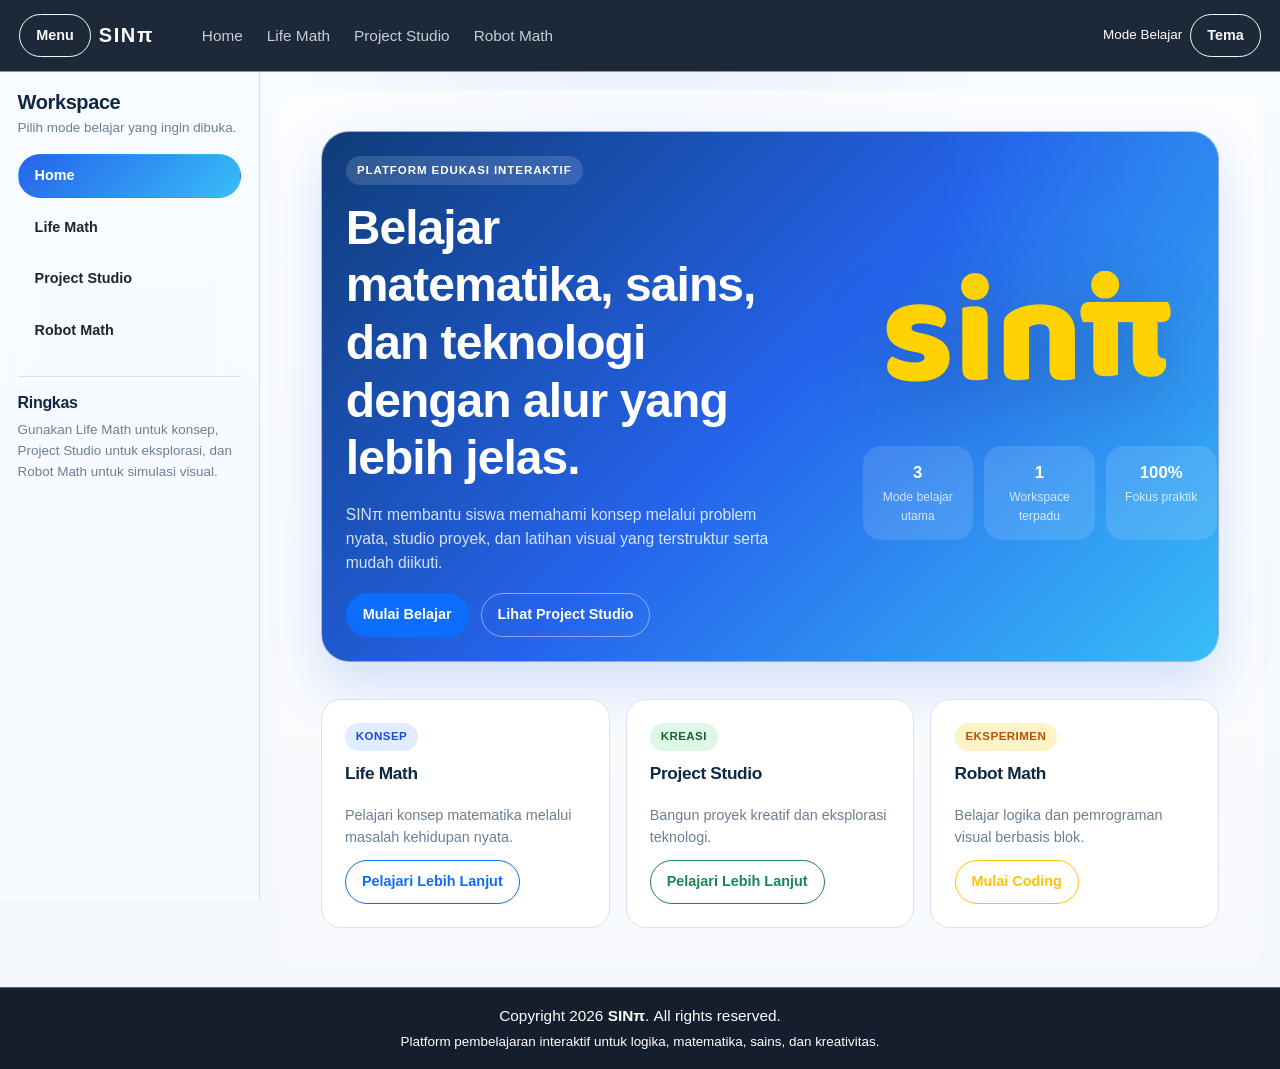
<file: index.html>
<!doctype html>
<html lang="en">
  <head>
    <title>SINπ</title>
    <meta charset="UTF-8" />
    <meta name="viewport" content="width=device-width, initial-scale=1.0" />

    <link rel="stylesheet" href="assets/vendor/bs5/css/bootstrap.min.css" />
    <link rel="stylesheet" href="assets/css/bootstrap-reset.css" />

    <link rel="stylesheet" href="assets/css/home.css" />
    <link rel="stylesheet" href="assets/css/style.css" />
    <link rel="stylesheet" href="assets/css/lifeMath.css" />
    <link rel="stylesheet" href="assets/css/projectStudio.css" />
    <link rel="stylesheet" href="assets/css/robotMath.css" />

    <link rel="stylesheet" href="assets/canvas/css/whiteboard.css" />
  </head>

  <body>
    <div id="navbar"></div>

    <div
      id="sidebar-overlay"
      class="sidebar-overlay"
      onclick="closeSidebar()"
    ></div>

    <div class="app-layout d-flex">
      <div id="sidebar"></div>

      <main id="main-content" class="main-content flex-grow-1 p-3">
        <div id="home-container"></div>

        <section id="life-math" class="section">
          <h1>Life Math</h1>
          <div class="card p-3 mb-3" id="teori-card">
            <h2>Teori</h2>
            <p class="formula">v = s / t</p>
          </div>

          <div class="card p-3 mb-3" id="contoh-card">
            <h2>Problem</h2>
            <ul>
              <li>Mengapa siswa bisa terlambat?</li>
              <li>Apabila kecepatanmu 10 km/jam?</li>
              <li>Apa masalah tiap jalur dari rumah ke sekolah?</li>
              <li>Berapa jarak masing-masing jalur?</li>
              <li>Kapan harus berangkat agar tidak terlambat?</li>
            </ul>
          </div>

          <div class="card p-3" id="solving-card">
            <h2>Solving</h2>
            <div class="whiteboard-container life-math-whiteboard-container">
              <div id="whiteboard-toolbar" class="whiteboard-toolbar"></div>
              <div class="whiteboard-wrapper">
                <canvas id="whiteboard" width="800" height="500"></canvas>
              </div>
            </div>
          </div>
        </section>

        <section id="project-studio" class="section">
          <h1>Project Studio</h1>
          <div class="project-submenu" id="project-submenu">
            <button
              type="button"
              class="project-submenu-btn active"
              data-project="design"
            >
              Design
            </button>
            <button
              type="button"
              class="project-submenu-btn"
              data-project="science"
            >
              Sains & Lingkungan
            </button>
            <button
              type="button"
              class="project-submenu-btn"
              data-project="economy"
            >
              Ekonomi
            </button>
            <button
              type="button"
              class="project-submenu-btn"
              data-project="technology"
            >
              Teknologi
            </button>
          </div>

          <div class="project-panels">
            <article
              class="project-panel active"
              id="project-panel-design"
              data-project-panel="design"
            >
              <div class="project-panel-header">
                <span class="project-badge">Design</span>
                <h2>Whiteboard Design</h2>
                <p>
                  Gunakan whiteboard untuk menggambar konsep kota, produk, atau
                  layout visual.
                </p>
              </div>
              <div class="design-studio-layout">
                <aside class="design-tools-panel">
                  <div class="design-tool-card">
                    <h3>Input Gambar</h3>
                    <input
                      id="design-image-input"
                      type="file"
                      accept="image/*"
                      title="Upload an image file"
                    />
                    <button
                      id="design-add-image"
                      type="button"
                      class="btn btn-outline-primary btn-sm"
                    >
                      Tambahkan ke Canvas
                    </button>
                  </div>

                  <div class="design-tool-card">
                    <h3>Tools Grafik</h3>
                    <label for="design-chart-title">Judul</label>
                    <input
                      id="design-chart-title"
                      type="text"
                      value="Grafik Design"
                    />
                    <label for="design-chart-values"
                      >Data (pisahkan koma)</label
                    >
                    <input
                      id="design-chart-values"
                      type="text"
                      value="12,18,10,24"
                    />
                    <button
                      id="design-add-chart"
                      type="button"
                      class="btn btn-outline-primary btn-sm"
                    >
                      Tambahkan Grafik
                    </button>
                  </div>

                  <div class="design-tool-card">
                    <h3>Tools Table</h3>
                    <label for="design-table-title">Judul</label>
                    <input
                      id="design-table-title"
                      type="text"
                      value="Tabel Ide Design"
                    />
                    <label for="design-table-data"
                      >Isi baris (pakai ; dan |)</label
                    >
                    <textarea id="design-table-data" rows="5">
Bagian|Fungsi;Atap|Pelindung;Ruang Hijau|Sirkulasi</textarea
                    >
                    <button
                      id="design-add-table"
                      type="button"
                      class="btn btn-outline-primary btn-sm"
                    >
                      Tambahkan Table
                    </button>
                  </div>
                </aside>

                <div
                  class="whiteboard-container project-board-shell design-board-shell"
                >
                  <div
                    id="design-whiteboard-toolbar"
                    class="whiteboard-toolbar project-toolbar"
                  ></div>
                  <div
                    class="whiteboard-wrapper project-whiteboard-wrapper design-whiteboard-wrapper"
                  >
                    <canvas
                      id="design-whiteboard"
                      class="project-whiteboard-canvas"
                    ></canvas>
                  </div>
                </div>
              </div>
            </article>

            <article
              class="project-panel"
              id="project-panel-science"
              data-project-panel="science"
            >
              <div class="project-panel-header">
                <span class="project-badge">Sains & Lingkungan</span>
                <h2>Whiteboard Sains & Lingkungan</h2>
                <p>
                  Visualisasikan cuaca, ekosistem, alur penelitian, atau
                  eksperimen sederhana.
                </p>
              </div>
              <div class="design-studio-layout">
                <aside class="design-tools-panel">
                  <div class="design-tool-card">
                    <h3>Input Gambar</h3>
                    <input
                      id="science-image-input"
                      type="file"
                      accept="image/*"
                      title="Upload an image file"
                    />
                    <button
                      id="science-add-image"
                      type="button"
                      class="btn btn-outline-primary btn-sm"
                    >
                      Tambahkan ke Canvas
                    </button>
                  </div>

                  <div class="design-tool-card">
                    <h3>Tools Grafik</h3>
                    <label for="science-chart-title">Judul</label>
                    <input
                      id="science-chart-title"
                      type="text"
                      value="Grafik Sains"
                    />
                    <label for="science-chart-values"
                      >Data (pisahkan koma)</label
                    >
                    <input
                      id="science-chart-values"
                      type="text"
                      value="22,30,28,35"
                    />
                    <button
                      id="science-add-chart"
                      type="button"
                      class="btn btn-outline-primary btn-sm"
                    >
                      Tambahkan Grafik
                    </button>
                  </div>

                  <div class="design-tool-card">
                    <h3>Tools Table</h3>
                    <label for="science-table-title">Judul</label>
                    <input
                      id="science-table-title"
                      type="text"
                      value="Tabel Observasi"
                    />
                    <label for="science-table-data"
                      >Isi baris (pakai ; dan |)</label
                    >
                    <textarea id="science-table-data" rows="5">
Variabel|Nilai;Suhu|29C;Kelembapan|82%</textarea
                    >
                    <button
                      id="science-add-table"
                      type="button"
                      class="btn btn-outline-primary btn-sm"
                    >
                      Tambahkan Table
                    </button>
                  </div>
                </aside>

                <div
                  class="whiteboard-container project-board-shell design-board-shell"
                >
                  <div
                    id="science-whiteboard-toolbar"
                    class="whiteboard-toolbar project-toolbar"
                  ></div>
                  <div
                    class="whiteboard-wrapper project-whiteboard-wrapper design-whiteboard-wrapper"
                  >
                    <canvas
                      id="science-whiteboard"
                      class="project-whiteboard-canvas"
                    ></canvas>
                  </div>
                </div>
              </div>
            </article>

            <article
              class="project-panel"
              id="project-panel-economy"
              data-project-panel="economy"
            >
              <div class="project-panel-header">
                <span class="project-badge">Ekonomi</span>
                <h2>Whiteboard Ekonomi</h2>
                <p>
                  Susun ide bisnis, diagram modal, alur pemasaran, dan strategi
                  penjualan.
                </p>
              </div>
              <div class="design-studio-layout">
                <aside class="design-tools-panel">
                  <div class="design-tool-card">
                    <h3>Input Gambar</h3>
                    <input
                      id="economy-image-input"
                      type="file"
                      accept="image/*"
                      title="Upload an image file"
                    />
                    <button
                      id="economy-add-image"
                      type="button"
                      class="btn btn-outline-primary btn-sm"
                    >
                      Tambahkan ke Canvas
                    </button>
                  </div>

                  <div class="design-tool-card">
                    <h3>Tools Grafik</h3>
                    <label for="economy-chart-title">Judul</label>
                    <input
                      id="economy-chart-title"
                      type="text"
                      value="Grafik Penjualan"
                    />
                    <label for="economy-chart-values"
                      >Data (pisahkan koma)</label
                    >
                    <input
                      id="economy-chart-values"
                      type="text"
                      value="15,24,18,30"
                    />
                    <button
                      id="economy-add-chart"
                      type="button"
                      class="btn btn-outline-primary btn-sm"
                    >
                      Tambahkan Grafik
                    </button>
                  </div>

                  <div class="design-tool-card">
                    <h3>Tools Table</h3>
                    <label for="economy-table-title">Judul</label>
                    <input
                      id="economy-table-title"
                      type="text"
                      value="Tabel Strategi Bisnis"
                    />
                    <label for="economy-table-data"
                      >Isi baris (pakai ; dan |)</label
                    >
                    <textarea id="economy-table-data" rows="5">
Bagian|Rencana;Produk|Paket Hemat;Promosi|Media Sosial</textarea
                    >
                    <button
                      id="economy-add-table"
                      type="button"
                      class="btn btn-outline-primary btn-sm"
                    >
                      Tambahkan Table
                    </button>
                  </div>
                </aside>

                <div
                  class="whiteboard-container project-board-shell design-board-shell"
                >
                  <div
                    id="economy-whiteboard-toolbar"
                    class="whiteboard-toolbar project-toolbar"
                  ></div>
                  <div
                    class="whiteboard-wrapper project-whiteboard-wrapper design-whiteboard-wrapper"
                  >
                    <canvas
                      id="economy-whiteboard"
                      class="project-whiteboard-canvas"
                    ></canvas>
                  </div>
                </div>
              </div>
            </article>

            <article
              class="project-panel"
              id="project-panel-technology"
              data-project-panel="technology"
            >
              <div class="project-panel-header">
                <span class="project-badge">Teknologi</span>
                <h2>Source Code Teknologi</h2>
                <p>
                  Tulis HTML, CSS, dan JavaScript secara terpisah lalu jalankan
                  preview langsung.
                </p>
              </div>
              <div class="technology-layout">
                <div class="technology-editors">
                  <div class="technology-editor-card">
                    <label for="html-editor">HTML</label>
                    <textarea id="html-editor" class="technology-editor">
<main class="tech-app">
  <h1>Halo SINπ</h1>
  <p>Preview ini berasal dari HTML, CSS, dan JavaScript terpisah.</p>
  <button id="tech-button">Klik Saya</button>
  <p id="tech-output"></p>
</main></textarea
                    >
                  </div>
                  <div class="technology-editor-card">
                    <label for="css-editor">CSS</label>
                    <textarea id="css-editor" class="technology-editor">
body {
  font-family: Arial, sans-serif;
  background: linear-gradient(135deg, #eff6ff, #dbeafe);
  padding: 24px;
}

.tech-app {
  max-width: 520px;
  margin: 0 auto;
  background: white;
  border-radius: 16px;
  padding: 24px;
  box-shadow: 0 12px 30px rgba(37, 99, 235, 0.15);
}

#tech-button {
  border: 0;
  background: #2563eb;
  color: white;
  padding: 10px 16px;
  border-radius: 999px;
}</textarea
                    >
                  </div>
                  <div class="technology-editor-card">
                    <label for="js-editor">JavaScript</label>
                    <textarea id="js-editor" class="technology-editor">
const button = document.getElementById("tech-button");
const output = document.getElementById("tech-output");

button.addEventListener("click", () => {
  output.textContent = "JavaScript berhasil dijalankan.";
});</textarea
                    >
                  </div>
                </div>

                <div class="technology-preview-card">
                  <div class="technology-preview-actions">
                    <button id="run-code" class="btn btn-primary" type="button">
                      Run Code
                    </button>
                  </div>
                  <iframe
                    id="code-preview"
                    title="Code Preview Output"
                    class="code-preview-iframe"
                    sandbox="allow-scripts"
                  ></iframe>
                </div>
              </div>
            </article>
          </div>
        </section>

        <section id="robot-math" class="section">
          <h1>Robot Math</h1>

          <div class="robot-container d-flex">
            <div class="robot-sidebar" id="robot-category-panel">
              <div class="robot-sidebar-header">
                <div>
                  <h2 class="robot-sidebar-title">Kategori</h2>
                  <p class="robot-sidebar-subtitle">
                    Pilih kelompok blok yang ingin dipakai.
                  </p>
                </div>
                <button
                  type="button"
                  class="robot-sidebar-toggle"
                  id="robot-category-toggle"
                  onclick="toggleRobotCategoryList()"
                >
                  Hide
                </button>
              </div>
              <div class="robot-category-list" id="robot-category-list">
                <button onclick="showCategory('gerakan-robot')">
                  Gerakan Robot
                </button>
                <button onclick="showCategory('tampilan-output')">
                  Tampilan & Output
                </button>
                <button onclick="showCategory('kejadian')">Kejadian</button>
                <button onclick="showCategory('kontrol')">Kontrol</button>
                <button onclick="showCategory('operator-matematika')">
                  Operator Matematika
                </button>
                <button onclick="showCategory('matematika-lanjutan')">
                  Matematika Lanjutan
                </button>
                <button onclick="showCategory('logika-perbandingan')">
                  Logika & Perbandingan
                </button>
                <button onclick="showCategory('variabel')">Variabel</button>
                <button onclick="showCategory('fungsi')">
                  Fungsi / Balok Saya
                </button>
              </div>
            </div>

            <div class="block-palette" id="palette"></div>

            <div class="workspace-wrapper">
              <div class="workspace-toolbar">
                <span>Workspace</span>
                <div class="workspace-controls">
                  <span class="workspace-zoom-label" id="workspace-zoom-label">
                    100%
                  </span>
                  <button
                    type="button"
                    class="btn btn-sm btn-outline-secondary"
                    onclick="clearWorkspace()"
                  >
                    Clear
                  </button>
                </div>
              </div>
              <div class="workspace-stage" id="workspace-stage">
                <div class="workspace-zoom-shell">
                  <div class="workspace" id="workspace">
                    <p class="workspace-placeholder">
                      Drag block ke sini. Ubah parameternya, atur urutan, lalu
                      tekan Run. Gunakan scroll mouse di area ini untuk zoom.
                    </p>
                  </div>
                </div>
              </div>
            </div>

            <div class="robot-target-column">
              <div class="stage-panel card">
                <div class="card-body">
                  <div class="stage-header">
                    <h2 class="h5 mb-0">Stage Wrapper</h2>
                    <div class="stage-inline-tools">
                      <label class="stage-inline-label" for="stage-image-input">
                        Gambar
                      </label>
                      <input
                        id="stage-image-input"
                        type="file"
                        accept="image/*"
                        onchange="handleStageImage(event)"
                      />
                    </div>
                  </div>

                  <div class="stage-settings">
                    <div class="stage-field">
                      <label for="stage-text">Judul Stage</label>
                      <input
                        id="stage-text"
                        type="text"
                        value="Robot Math"
                        oninput="updateStageSettings()"
                      />
                    </div>
                    <div class="stage-field">
                      <label for="stage-color">Warna Sprite</label>
                      <input
                        id="stage-color"
                        type="color"
                        value="#0d6efd"
                        oninput="updateStageSettings()"
                      />
                    </div>
                  </div>

                  <p class="stage-help">
                    Sprite bisa dipindahkan langsung dengan drag di stage.
                    Gunakan blok untuk menjalankan gerak robot dan ekspresi
                    matematika.
                  </p>
                  <div class="stage-wrapper" id="stage-wrapper">
                    <div class="stage-runbar">
                      <button
                        onclick="runProgram()"
                        class="btn btn-success stage-run-button"
                        type="button"
                      >
                        Run
                      </button>
                    </div>
                    <canvas id="robot-canvas" width="520" height="340"></canvas>
                  </div>
                </div>
              </div>

              <div class="target-pane" id="target-pane">
                <section class="target-card robot-info" id="robot-info">
                  <h3>Robot Info</h3>
                  <div class="target-grid">
                    <div>
                      <strong>X:</strong> <span id="robot-pos-x">80</span>
                    </div>
                    <div>
                      <strong>Y:</strong> <span id="robot-pos-y">190</span>
                    </div>
                    <div>
                      <strong>Arah:</strong> <span id="robot-angle">0</span>
                    </div>
                    <div>
                      <strong>Status:</strong>
                      <span id="robot-status">Siap</span>
                    </div>
                  </div>
                </section>

                <section class="target-card math-panel" id="math-panel">
                  <h3>Math Panel</h3>
                  <div id="math-expression">Ekspresi: -</div>
                  <div id="math-result">Hasil: -</div>
                  <div id="math-realtime">
                    Realtime: menunggu blok dijalankan.
                  </div>
                </section>

                <section class="target-card output-panel" id="output-panel">
                  <h3>Output Panel</h3>
                  <div class="robot-log" id="robot-log" aria-live="polite">
                    Tambahkan blok Robot Math untuk mulai menyusun program.
                  </div>
                </section>

                <section class="target-card control-panel" id="control-panel">
                  <h3>Control Panel</h3>
                  <div class="control-actions">
                    <button
                      type="button"
                      class="btn btn-outline-secondary"
                      onclick="resetRobotOutput()"
                    >
                      Reset
                    </button>
                  </div>
                  <div class="control-trigger">
                    <label for="trigger-button-name">Trigger Button</label>
                    <input
                      id="trigger-button-name"
                      type="text"
                      value="A"
                      placeholder="Nama tombol"
                    />
                    <button
                      type="button"
                      class="btn btn-outline-primary"
                      onclick="triggerRobotButton()"
                    >
                      Simulasikan Tombol
                    </button>
                  </div>
                </section>
              </div>
            </div>
          </div>
        </section>
      </main>
    </div>

    <div id="footer"></div>

    <script src="assets/vendor/bs5/js/bootstrap.bundle.min.js"></script>

    <script src="assets/js/home.js" defer></script>
    <script src="assets/js/main.js" defer></script>
    <script src="assets/js/lifeMath.js" defer></script>
    <script src="assets/js/projectStudio.js" defer></script>
    <script src="assets/js/robotMath.js" defer></script>
    <script src="assets/js/codeRunner.js" defer></script>

    <script src="assets/canvas/js/whiteboard.js" defer></script>
    <script src="assets/canvas/js/tools.js" defer></script>
    <script src="assets/canvas/js/utils.js" defer></script>
  </body>
</html>
</file>
<file: assets/css/home.css>
#home {
  min-height: auto;
}

.home-shell {
  display: grid;
  gap: 1.2rem;
}

.home-hero {
  display: grid;
  grid-template-columns: minmax(0, 1.2fr) minmax(280px, 0.8fr);
  gap: 1.2rem;
  align-items: center;
  padding: 1.5rem;
  border: 1px solid rgba(196, 210, 229, 0.7);
  border-radius: 28px;
  background:
    radial-gradient(
      circle at top right,
      rgba(56, 189, 248, 0.2),
      transparent 28%
    ),
    linear-gradient(135deg, #0f3c78 0%, #2563eb 50%, #38bdf8 100%);
  color: #fff;
  box-shadow: 0 24px 54px rgba(37, 99, 235, 0.18);
}

.home-eyebrow {
  display: inline-flex;
  align-items: center;
  margin-bottom: 0.85rem;
  padding: 0.35rem 0.7rem;
  border-radius: 999px;
  background: rgba(255, 255, 255, 0.14);
  font-size: 0.72rem;
  font-weight: 700;
  letter-spacing: 0.08em;
  text-transform: uppercase;
}

.home-hero h1 {
  max-width: 16ch;
  font-size: clamp(2rem, 4vw, 3rem);
  color: #fff;
}

.home-hero .lead {
  max-width: 52ch;
  margin: 0;
  color: rgba(255, 255, 255, 0.82) !important;
  font-size: 0.98rem;
}

.home-hero-actions {
  display: flex;
  flex-wrap: wrap;
  gap: 0.75rem;
  margin-top: 1.1rem;
}

.home-hero .btn-outline-success {
  color: #fff;
  border-color: rgba(255, 255, 255, 0.45);
}

.home-hero-brand {
  display: grid;
  gap: 1rem;
  justify-items: center;
}

.logo {
  max-width: 500px;
  filter: drop-shadow(0 18px 36px rgba(15, 23, 42, 0.22));
}

.home-metrics {
  display: grid;
  grid-template-columns: repeat(3, minmax(0, 1fr));
  gap: 0.7rem;
  width: 100%;
}

.home-metric {
  padding: 0.85rem 0.8rem;
  border-radius: 18px;
  background: rgba(255, 255, 255, 0.12);
  text-align: center;
}

.home-metric strong {
  display: block;
  font-size: 1.05rem;
}

.home-metric span {
  display: block;
  margin-top: 0.15rem;
  font-size: 0.76rem;
  color: rgba(255, 255, 255, 0.76);
}

.home-feature-grid {
  margin-top: 0.1rem;
}

.feature-card {
  display: flex;
  flex-direction: column;
  gap: 0.75rem;
  padding: 1.15rem;
  min-height: 100%;
  border-radius: 22px;
  transition:
    transform 0.22s ease,
    box-shadow 0.22s ease,
    border-color 0.22s ease;
}

.feature-card:hover {
  transform: translateY(-4px);
  box-shadow: 0 18px 34px rgba(15, 23, 42, 0.1);
}

.feature-card h3 {
  margin: 0;
  font-size: 1.08rem;
}

.feature-card p {
  margin: 0;
  font-size: 0.9rem;
  line-height: 1.55;
}

.feature-tag {
  display: inline-flex;
  align-items: center;
  width: fit-content;
  padding: 0.32rem 0.68rem;
  border-radius: 999px;
  font-size: 0.72rem;
  font-weight: 700;
  letter-spacing: 0.04em;
  text-transform: uppercase;
}

.feature-card-primary .feature-tag {
  background: #e0ecff;
  color: #1d4ed8;
}

.feature-card-success .feature-tag {
  background: #def7e7;
  color: #166534;
}

.feature-card-warning .feature-tag {
  background: #fef3c7;
  color: #b45309;
}

.dark-mode .home-hero {
  background:
    radial-gradient(
      circle at top right,
      rgba(56, 189, 248, 0.16),
      transparent 28%
    ),
    linear-gradient(135deg, #102340 0%, #1d4ed8 48%, #0ea5e9 100%);
}

.dark-mode .feature-card-primary .feature-tag {
  background: rgba(59, 130, 246, 0.18);
  color: #bfdbfe;
}

.dark-mode .feature-card-success .feature-tag {
  background: rgba(22, 163, 74, 0.18);
  color: #bbf7d0;
}

.dark-mode .feature-card-warning .feature-tag {
  background: rgba(245, 158, 11, 0.16);
  color: #fde68a;
}

@media (max-width: 992px) {
  .home-hero {
    grid-template-columns: 1fr;
  }

  .home-hero h1 {
    max-width: none;
  }
}

@media (max-width: 768px) {
  .home-hero {
    padding: 1.15rem;
    border-radius: 22px;
  }

  .home-hero .lead {
    font-size: 0.92rem;
  }

  .home-metrics {
    grid-template-columns: 1fr;
  }

  .logo {
    max-width: 150px;
  }
}
</file>
<file: assets/css/style.css>
:root {
  --ui-bg: #f3f6fb;
  --ui-surface: rgba(255, 255, 255, 0.88);
  --ui-surface-strong: #ffffff;
  --ui-border: #d9e2ef;
  --ui-border-strong: #c4d2e5;
  --ui-text: #16324f;
  --ui-text-muted: #60758c;
  --ui-heading: #0f2742;
  --ui-primary: #2563eb;
  --ui-primary-strong: #1d4ed8;
  --ui-success: #15803d;
  --ui-warning: #b45309;
  --ui-shadow: 0 18px 42px rgba(15, 23, 42, 0.08);
  --ui-shadow-soft: 0 10px 24px rgba(15, 23, 42, 0.06);
  --ui-radius: 20px;
  --ui-radius-md: 16px;
  --ui-radius-sm: 12px;
  --ui-space-1: 0.4rem;
  --ui-space-2: 0.65rem;
  --ui-space-3: 0.9rem;
  --ui-space-4: 1.1rem;
  --ui-space-5: 1.45rem;
  --ui-space-6: 1.9rem;
}

html {
  text-size-adjust: 100%;
  -webkit-text-size-adjust: 100%;
  scroll-behavior: smooth;
}

body {
  overflow-x: hidden;
  margin: 0;
  color: var(--ui-text);
  font-family: "Segoe UI", "Trebuchet MS", sans-serif;
  font-size: 0.96rem;
  line-height: 1.55;
  background:
    radial-gradient(circle at top, rgba(37, 99, 235, 0.07), transparent 28%),
    linear-gradient(180deg, #f8fbff 0%, var(--ui-bg) 100%);
}

h1,
h2,
h3,
h4,
h5,
h6 {
  color: var(--ui-heading);
  font-weight: 700;
  letter-spacing: -0.02em;
}

p,
li,
label,
small,
span {
  color: inherit;
}

a {
  color: inherit;
}

ul {
  margin-bottom: 0;
  padding-left: 1.2rem;
}

.section {
  display: none;
  padding: var(--ui-space-4);
  border-radius: calc(var(--ui-radius) + 4px);
  background: linear-gradient(
    180deg,
    rgba(255, 255, 255, 0.55),
    rgba(255, 255, 255, 0.3)
  );
}

.section.active {
  display: block;
}

.section > h1 {
  margin: 0 0 var(--ui-space-4);
  font-size: clamp(1.55rem, 2vw, 2.1rem);
}

.app-layout {
  min-height: calc(100vh - 72px);
  position: relative;
}

.main-content {
  min-width: 0;
  width: 100%;
  padding: var(--ui-space-4) !important;
  transition: margin-left 0.25s ease;
}

.sidebar {
  width: 260px;
  min-height: calc(100vh - 72px);
  padding: var(--ui-space-4) !important;
  border-right: 1px solid rgba(196, 210, 229, 0.75) !important;
  background: rgba(248, 251, 255, 0.9) !important;
  backdrop-filter: blur(18px);
  transition:
    transform 0.25s ease,
    margin-left 0.25s ease,
    box-shadow 0.25s ease;
  z-index: 1040;
}

.sidebar-header {
  gap: 0.75rem;
}

.sidebar-btn {
  border: 1px solid transparent;
  border-radius: 14px;
  padding: 0.8rem 0.95rem;
  font-weight: 600;
  transition: all 0.2s ease;
}

.sidebar-btn:hover,
.sidebar-btn:focus-visible {
  background-color: #edf4ff;
  border-color: #c9daf8;
}

.sidebar-btn.active {
  background: linear-gradient(135deg, var(--ui-primary) 0%, #38bdf8 100%);
  border-color: transparent;
  color: #fff;
}

.sidebar-overlay {
  position: fixed;
  inset: 0;
  background: rgba(15, 23, 42, 0.42);
  opacity: 0;
  visibility: hidden;
  transition: all 0.25s ease;
  z-index: 1030;
}

.sidebar-overlay.show {
  opacity: 1;
  visibility: visible;
}

.sidebar-hidden .sidebar {
  width: 0;
  min-width: 0;
  margin-left: 0;
  padding: 0 !important;
  overflow: hidden;
  border: 0 !important;
}

.navbar {
  min-height: 72px;
  padding: 0.85rem 1.2rem !important;
  border-bottom: 1px solid rgba(196, 210, 229, 0.65);
  background: rgba(10, 23, 40, 0.92) !important;
  backdrop-filter: blur(18px);
}

.navbar-brand {
  letter-spacing: 0.08em;
}

.navbar .nav-link {
  color: rgba(226, 232, 240, 0.86) !important;
  font-weight: 500;
  transition: color 0.2s ease;
}

.navbar .nav-link:hover,
.navbar .nav-link.active {
  color: #ffffff !important;
}

.btn {
  border-radius: 999px !important;
  padding: 0.62rem 1rem;
  font-weight: 600;
  font-size: 0.9rem;
  transition:
    transform 0.18s ease,
    box-shadow 0.18s ease,
    opacity 0.18s ease;
}

.btn:hover {
  transform: translateY(-1px);
  opacity: 0.98;
}

.btn-primary,
.btn-success,
.btn-warning {
  box-shadow: 0 10px 20px rgba(37, 99, 235, 0.16);
}

.btn-outline-primary,
.btn-outline-success,
.btn-outline-warning,
.btn-outline-secondary,
.btn-outline-light {
  border-width: 1px;
}

.card,
.stage-panel,
.target-card,
.project-panel,
.block-palette,
.workspace-stage,
.robot-sidebar,
.technology-editor-card,
.technology-preview-card,
.design-tool-card {
  border: 1px solid var(--ui-border) !important;
  border-radius: var(--ui-radius) !important;
  background: var(--ui-surface-strong);
  box-shadow: var(--ui-shadow);
}

.card {
  padding: var(--ui-space-5);
}

.card p:last-child,
.card ul:last-child {
  margin-bottom: 0;
}

input,
textarea,
select,
.form-control {
  border-radius: var(--ui-radius-sm) !important;
  border: 1px solid var(--ui-border-strong) !important;
  background: #fbfdff !important;
  color: var(--ui-text) !important;
  font-size: 0.92rem;
}

input:focus,
textarea:focus,
select:focus,
.form-control:focus {
  box-shadow: 0 0 0 3px rgba(37, 99, 235, 0.1) !important;
  border-color: #8db4f6 !important;
  outline: none;
}

input[type="range"] {
  cursor: pointer;
}

input[type="color"] {
  border: none !important;
  background: none !important;
  width: 38px;
  height: 38px;
  cursor: pointer;
}

.app-footer {
  margin-top: var(--ui-space-5);
  border-top: 1px solid rgba(196, 210, 229, 0.4);
  background: rgba(8, 18, 32, 0.94) !important;
}

::-webkit-scrollbar {
  width: 7px;
  height: 7px;
}

::-webkit-scrollbar-thumb {
  background: #b8c5d6;
  border-radius: 999px;
}

::-webkit-scrollbar-thumb:hover {
  background: #98a8bd;
}

.dark-mode {
  background:
    radial-gradient(circle at top, rgba(59, 130, 246, 0.08), transparent 26%),
    linear-gradient(180deg, #0f172a 0%, #111c2e 100%);
  color: #e5eef8;
}

.dark-mode .section {
  background: linear-gradient(
    180deg,
    rgba(20, 32, 49, 0.78),
    rgba(20, 32, 49, 0.6)
  );
}

.dark-mode .sidebar {
  background: rgba(17, 27, 42, 0.94) !important;
  border-color: #29405d !important;
}

.dark-mode .sidebar-btn {
  color: #e5eef8;
}

.dark-mode .sidebar-btn:hover,
.dark-mode .sidebar-btn:focus-visible {
  background-color: #1a2a40;
  border-color: #37506f;
}

.dark-mode .card,
.dark-mode .stage-panel,
.dark-mode .target-card,
.dark-mode .project-panel,
.dark-mode .block-palette,
.dark-mode .workspace-stage,
.dark-mode .robot-sidebar,
.dark-mode .technology-editor-card,
.dark-mode .technology-preview-card,
.dark-mode .design-tool-card {
  background: #142031;
  border-color: #29405d !important;
  color: #f8fafc;
  box-shadow: 0 18px 42px rgba(2, 8, 23, 0.34);
}

.dark-mode input,
.dark-mode textarea,
.dark-mode select,
.dark-mode .form-control {
  background: #0e1725 !important;
  color: #f8fafc !important;
  border-color: #365273 !important;
}

.dark-mode .btn {
  border-color: rgba(148, 163, 184, 0.35);
}

.dark-mode .app-footer {
  border-color: rgba(41, 64, 93, 0.6);
}

@media (max-width: 992px) {
  .main-content {
    padding: var(--ui-space-3) !important;
  }

  .section {
    padding: var(--ui-space-3);
  }
}

@media (max-width: 768px) {
  .app-layout {
    min-height: 100vh;
  }

  .sidebar {
    position: fixed;
    top: 72px;
    left: 0;
    bottom: 0;
    max-width: 86vw;
    transform: translateX(-100%);
    box-shadow: 0 20px 40px rgba(0, 0, 0, 0.2);
  }

  .sidebar.show {
    transform: translateX(0);
  }

  .sidebar-hidden .sidebar {
    width: 280px;
    min-width: 280px;
    padding: var(--ui-space-4) !important;
    border-right: 1px solid var(--ui-border) !important;
  }

  .main-content {
    margin-left: 0;
    padding: var(--ui-space-2) !important;
  }

  .section {
    padding: var(--ui-space-2);
    border-radius: 18px;
  }

  .section > h1 {
    font-size: 1.4rem;
    margin-bottom: var(--ui-space-3);
  }

  .navbar {
    padding: 0.75rem 0.9rem !important;
  }
}
</file>
<file: assets/css/lifeMath.css>
#life-math {
  padding: 0.25rem;
}

#life-math .card {
  padding: 1.15rem !important;
  transition:
    transform 0.2s ease,
    box-shadow 0.2s ease;
}

#life-math .card:hover {
  transform: translateY(-2px);
  box-shadow: 0 18px 32px rgba(15, 23, 42, 0.08);
}

#life-math h2 {
  margin-bottom: 0.65rem;
  font-size: 1.12rem;
}

#life-math p,
#life-math li {
  font-size: 0.92rem;
  color: #47617c;
}

#teori-card {
  border-left: 4px solid #2563eb;
}

#teori-card .formula {
  margin-bottom: 0.55rem;
  font-size: clamp(1.4rem, 3vw, 1.9rem);
  font-weight: 700;
  letter-spacing: -0.03em;
  color: #2563eb;
}

#contoh-card {
  border-left: 4px solid #16a34a;
}

#contoh-card ul {
  display: grid;
  gap: 0.45rem;
}

#contoh-card ul li {
  margin-bottom: 0;
  line-height: 1.5;
}

#solving-card {
  border-left: 4px solid #f59e0b;
}

#solving-card > p {
  margin-bottom: 0.8rem;
  font-size: 0.9rem;
  color: #60758c;
}

#whiteboard-toolbar {
  margin-bottom: 0.85rem;
}

.life-math-whiteboard-container .whiteboard-toolbar {
  display: block;
}

.life-math-whiteboard-container .whiteboard-toolbar-inner {
  flex-wrap: nowrap;
  justify-content: flex-start;
}

.life-math-whiteboard-container .whiteboard-toolbar-group-end {
  margin-left: 0;
}

#whiteboard {
  width: 100%;
  max-width: 100%;
  border: 1px solid #d4deea;
  border-radius: 18px;
  background-color: #ffffff;
  cursor: crosshair;
}

.dark-mode #life-math p,
.dark-mode #life-math li,
.dark-mode #solving-card > p {
  color: #bfd0e2;
}

.dark-mode #teori-card {
  border-color: #60a5fa;
}

.dark-mode #contoh-card {
  border-color: #4ade80;
}

.dark-mode #solving-card {
  border-color: #fbbf24;
}

.dark-mode #whiteboard {
  background-color: #1e1e1e;
  border-color: #365273;
}
</file>
<file: assets/css/projectStudio.css>
#project-studio {
  padding: 0.25rem;
}

.project-submenu {
  display: flex;
  flex-wrap: wrap;
  gap: 0.65rem;
  margin-bottom: 1rem;
}

.project-submenu-btn {
  border: 1px solid #cbd7e6;
  background: rgba(255, 255, 255, 0.9);
  color: #173250;
  border-radius: 999px;
  padding: 0.6rem 0.95rem;
  font-size: 0.88rem;
  font-weight: 700;
}

.project-submenu-btn.active {
  background: linear-gradient(135deg, #2563eb 0%, #38bdf8 100%);
  color: #fff;
  border-color: transparent;
}

.project-panels {
  display: block;
}

.project-panel {
  display: none;
  padding: 1.2rem;
  overflow: hidden;
}

.project-panel.active {
  display: block;
}

.project-panel-header {
  margin-bottom: 1rem;
}

.project-panel-header h2 {
  margin-bottom: 0.45rem;
  font-size: 1.25rem;
}

.project-panel-header p {
  max-width: 60ch;
  margin: 0;
  font-size: 0.92rem;
  color: #60758c;
}

.project-badge {
  display: inline-block;
  padding: 0.35rem 0.72rem;
  border-radius: 999px;
  background: #e7f0ff;
  color: #1d4ed8;
  font-size: 0.72rem;
  font-weight: 700;
  letter-spacing: 0.04em;
  text-transform: uppercase;
  margin-bottom: 0.8rem;
}

.project-board-shell {
  gap: 0;
}

.design-studio-layout {
  display: grid;
  grid-template-columns: 260px minmax(0, 1fr);
  gap: 1rem;
  align-items: start;
}

.design-tools-panel,
.technology-editors {
  display: grid;
  gap: 0.85rem;
}

.design-tool-card,
.technology-editor-card,
.technology-preview-card {
  padding: 1rem;
}

.design-tool-card h3 {
  font-size: 0.96rem;
  margin-bottom: 0.8rem;
}

.design-tool-card label,
.technology-editor-card label {
  display: block;
  font-size: 0.78rem;
  font-weight: 700;
  color: #24415f;
  margin-bottom: 0.35rem;
}

.design-tool-card input,
.design-tool-card textarea,
.technology-editor {
  width: 100%;
  padding: 0.72rem 0.85rem;
  margin-bottom: 0.75rem;
}

.design-board-shell {
  min-width: 0;
}

.project-toolbar {
  margin-bottom: 0;
  width: 100%;
}

.project-whiteboard-wrapper {
  height: 500px;
  min-width: 0;
}

.design-whiteboard-wrapper {
  height: 680px;
}

.design-whiteboard-wrapper::before {
  display: none;
}

.project-whiteboard-canvas {
  display: block;
  width: 100%;
  height: 100%;
  background-color: #ffffff;
  cursor: crosshair;
}

.technology-layout {
  display: grid;
  grid-template-columns: minmax(0, 1.1fr) minmax(300px, 0.9fr);
  gap: 1rem;
}

.technology-editor-card label {
  margin-bottom: 0.55rem;
}

.technology-editor {
  min-height: 158px;
  font-family: Consolas, "Courier New", monospace;
  font-size: 0.85rem;
  resize: vertical;
  background: #ffffff;
}

.technology-preview-actions {
  display: flex;
  justify-content: flex-end;
  margin-bottom: 0.85rem;
}

.code-preview-iframe {
  width: 100%;
  min-height: 600px;
  border: 1px solid #cbd7e6;
  border-radius: 16px;
  background-color: #ffffff;
}

.dark-mode .project-submenu-btn {
  background-color: #162335;
  color: #f8fafc;
  border-color: #334d6f;
}

.dark-mode .project-submenu-btn.active {
  background: linear-gradient(135deg, #2563eb 0%, #0ea5e9 100%);
  border-color: transparent;
}

.dark-mode .project-badge {
  background: rgba(59, 130, 246, 0.18);
  color: #bfdbfe;
}

.dark-mode .project-panel-header p,
.dark-mode .design-tool-card label,
.dark-mode .technology-editor-card label {
  color: #bfd0e2;
}

.dark-mode .technology-editor,
.dark-mode .design-tool-card input,
.dark-mode .design-tool-card textarea,
.dark-mode .code-preview-iframe,
.dark-mode .project-whiteboard-canvas {
  background-color: #0f1a28;
  color: #ffffff;
  border-color: #365273;
}

@media (max-width: 992px) {
  .design-studio-layout,
  .technology-layout {
    grid-template-columns: 1fr;
  }

  .design-tools-panel {
    grid-template-columns: repeat(auto-fit, minmax(220px, 1fr));
  }
}

@media (max-width: 768px) {
  .project-submenu {
    flex-direction: column;
  }

  .project-submenu-btn {
    width: 100%;
  }

  .project-panel {
    padding: 1rem;
  }

  .project-whiteboard-wrapper {
    height: 400px;
  }

  .design-whiteboard-wrapper {
    height: 500px;
  }

  .code-preview-iframe {
    min-height: 420px;
  }
}
</file>
<file: assets/css/robotMath.css>
/* ===============================
   ROBOT MATH
================================ */
#robot-math {
  padding: 4px 2px 16px;
}

.robot-container {
  display: grid;
  grid-template-columns: 220px 280px minmax(320px, 1fr) minmax(320px, 420px);
  gap: 14px;
  margin-top: 10px;
  align-items: start;
}

.robot-sidebar,
.block-palette,
.workspace-stage,
.target-card,
.stage-panel {
  border: 1px solid #dbe5f0;
  box-shadow: 0 14px 34px rgba(15, 23, 42, 0.08);
}

.robot-sidebar {
  display: flex;
  flex-direction: column;
  gap: 10px;
  padding: 12px;
  border-radius: 20px;
  background: linear-gradient(180deg, #f7fbff 0%, #eef4ff 100%);
  position: sticky;
  top: 16px;
}

.robot-sidebar-header {
  display: flex;
  align-items: flex-start;
  justify-content: space-between;
  gap: 10px;
}

.robot-sidebar-title {
  margin: 0;
  font-size: 0.98rem;
  color: #103259;
}

.robot-sidebar-subtitle {
  margin: 4px 0 0;
  color: #60758c;
  font-size: 0.78rem;
  line-height: 1.4;
}

.robot-sidebar-toggle {
  width: auto !important;
  min-width: 76px;
  padding: 7px 10px !important;
  text-align: center !important;
  font-size: 0.78rem !important;
  white-space: nowrap;
}

.robot-category-list {
  display: grid;
  gap: 6px;
  max-height: 720px;
  overflow: hidden;
  opacity: 1;
  transition:
    max-height 0.22s ease,
    opacity 0.22s ease,
    transform 0.22s ease;
}

.robot-sidebar.collapsed .robot-category-list {
  max-height: 0;
  opacity: 0;
  transform: translateY(-4px);
  pointer-events: none;
}

.robot-sidebar button {
  width: 100%;
  text-align: left;
  border: 1px solid transparent;
  border-radius: 12px;
  padding: 9px 10px;
  background: rgba(255, 255, 255, 0.9);
  color: #24415f;
  font-weight: 600;
  font-size: 0.86rem;
  line-height: 1.3;
  transition:
    transform 0.16s ease,
    border-color 0.16s ease,
    box-shadow 0.16s ease;
}

.robot-sidebar button:hover,
.robot-sidebar button:focus-visible {
  transform: translateY(-1px);
  border-color: #8bb7f0;
  box-shadow: 0 8px 18px rgba(59, 130, 246, 0.16);
  outline: none;
}

.robot-sidebar button.active {
  background: linear-gradient(135deg, #1e5eff 0%, #13a9d2 100%);
  color: #fff;
  box-shadow: 0 10px 22px rgba(30, 94, 255, 0.26);
}

.block-palette,
.workspace-stage,
.stage-panel,
.target-pane {
  border-radius: 22px;
  background: #fff;
}

.block-palette {
  min-height: 720px;
  padding: 14px;
  overflow: auto;
}

.palette-header {
  margin-bottom: 12px;
}

.palette-header h3 {
  margin: 0;
  font-size: 1rem;
  color: #103259;
}

.palette-header p {
  margin: 4px 0 0;
  color: #60758c;
  font-size: 0.8rem;
}

.palette-stack {
  display: flex;
  flex-direction: column;
  gap: 8px;
}

.block {
  color: #fff;
  border-radius: 14px;
  padding: 10px 12px;
  cursor: grab;
  user-select: none;
}

.block:active {
  cursor: grabbing;
}

.block-title {
  font-weight: 700;
  margin-bottom: 3px;
  font-size: 0.9rem;
  line-height: 1.3;
}

.block-hint {
  font-size: 0.72rem;
  line-height: 1.35;
  opacity: 0.95;
}

.workspace-wrapper {
  min-width: 0;
}

.workspace-toolbar {
  display: flex;
  justify-content: space-between;
  align-items: center;
  gap: 12px;
  margin-bottom: 8px;
}

.workspace-toolbar span {
  font-weight: 700;
  color: #0f3055;
}

.workspace-controls {
  display: flex;
  align-items: center;
  gap: 10px;
}

.workspace-controls small {
  color: #637a90;
}

.workspace-zoom-label {
  min-width: 52px;
  text-align: center;
  color: #174578;
  font-weight: 700;
}

.workspace-stage {
  min-height: 720px;
  overflow: auto;
  background:
    radial-gradient(
      circle at top left,
      rgba(56, 189, 248, 0.12),
      transparent 36%
    ),
    linear-gradient(180deg, #fcfeff 0%, #f3f8ff 100%);
}

.workspace-zoom-shell {
  min-width: 100%;
  min-height: 100%;
  padding: 16px;
}

.workspace {
  min-height: 680px;
  transform-origin: top left;
  transition: transform 0.14s ease;
  display: flex;
  flex-direction: column;
  gap: 12px;
}

.workspace-placeholder,
.slot-placeholder {
  margin: 0;
  border: 2px dashed #bfd1e8;
  border-radius: 16px;
  background: rgba(255, 255, 255, 0.76);
  color: #6a7f94;
}

.workspace-placeholder {
  padding: 22px 18px;
}

.workspace-dropzone {
  min-height: 100px;
  width: 100%;
}

.workspace-dropzone.drag-over,
.block-slot.drag-over {
  outline: 2px dashed #2b7cff;
  outline-offset: 4px;
}

.workspace-block {
  display: flex;
  flex-direction: column;
  gap: 10px;
  width: min(100%, 420px);
  box-shadow: 0 12px 24px rgba(15, 23, 42, 0.14);
}

.workspace-block.dragging {
  opacity: 0.48;
}

.workspace-block-header {
  display: flex;
  justify-content: space-between;
  align-items: flex-start;
  gap: 10px;
}

.workspace-block-meta {
  min-width: 0;
}

.workspace-block-type {
  display: inline-flex;
  align-items: center;
  gap: 6px;
  padding: 3px 8px;
  border-radius: 999px;
  background: rgba(255, 255, 255, 0.18);
  font-size: 0.72rem;
  text-transform: uppercase;
  letter-spacing: 0.04em;
}

.workspace-block-fields {
  display: grid;
  grid-template-columns: repeat(auto-fit, minmax(120px, 1fr));
  gap: 8px;
}

.workspace-field {
  display: flex;
  flex-direction: column;
  gap: 4px;
}

.workspace-field label,
.block-slot-header {
  font-size: 0.72rem;
  font-weight: 700;
}

.workspace-field input,
.workspace-field textarea,
.workspace-field select {
  width: 100%;
  border: 1px solid rgba(255, 255, 255, 0.45);
  border-radius: 12px;
  padding: 7px 9px;
  background: rgba(255, 255, 255, 0.96);
  color: #163452;
  font-size: 0.82rem;
}

.workspace-field textarea {
  min-height: 64px;
  resize: vertical;
}

.workspace-field input[type="color"] {
  min-height: 38px;
  padding: 4px;
}

.workspace-remove {
  border: 1px solid rgba(255, 255, 255, 0.7);
  border-radius: 999px;
  background: rgba(255, 255, 255, 0.08);
  color: inherit;
  font-size: 0.74rem;
  font-weight: 700;
  padding: 6px 10px;
}

.workspace-remove:hover,
.workspace-remove:focus-visible {
  background: rgba(255, 255, 255, 0.18);
  outline: none;
}

.workspace-block-slots {
  display: flex;
  flex-direction: column;
  gap: 8px;
  width: 100%;
}

.block-slot {
  display: flex;
  flex-direction: column;
  gap: 7px;
  width: 100%;
  padding: 9px;
  border-radius: 16px;
  background: rgba(255, 255, 255, 0.16);
}

.block-slot-body {
  display: flex;
  flex-direction: column;
  gap: 8px;
  min-height: 64px;
  width: 100%;
}

.slot-placeholder {
  padding: 14px 12px;
  border-color: rgba(255, 255, 255, 0.38);
  background: rgba(255, 255, 255, 0.14);
  color: rgba(255, 255, 255, 0.95);
  text-align: center;
}

.robot-target-column {
  display: flex;
  flex-direction: column;
  gap: 14px;
}

.stage-panel .card-body {
  padding: 16px;
}

.stage-header {
  display: flex;
  justify-content: space-between;
  align-items: center;
  gap: 12px;
  margin-bottom: 10px;
}

.stage-inline-tools {
  display: flex;
  align-items: center;
  gap: 10px;
  font-size: 0.78rem;
}

.stage-inline-label {
  margin: 0;
  font-weight: 700;
  color: #24415f;
}

.stage-settings {
  display: grid;
  grid-template-columns: minmax(0, 1fr) 128px;
  gap: 10px;
  margin-bottom: 10px;
}

.stage-field {
  display: flex;
  flex-direction: column;
  gap: 4px;
}

.stage-field label {
  font-size: 0.75rem;
  font-weight: 700;
  color: #24415f;
}

.stage-field input {
  border: 1px solid #cad7e8;
  border-radius: 12px;
  padding: 8px 10px;
}

.stage-field input[type="color"] {
  min-height: 42px;
  padding: 4px;
}

.stage-help {
  margin: 0 0 12px;
  color: #6a7f94;
  font-size: 0.8rem;
}

.stage-wrapper {
  padding: 12px;
  display: flex;
  flex-direction: column;
  gap: 10px;
  border-radius: 18px;
  background:
    radial-gradient(
      circle at top right,
      rgba(251, 191, 36, 0.18),
      transparent 30%
    ),
    linear-gradient(180deg, #f6fbff 0%, #eef5ff 100%);
}

.stage-runbar {
  display: flex;
  justify-content: flex-end;
  align-items: center;
}

.stage-run-button {
  min-width: 96px;
  font-weight: 700;
  box-shadow: 0 10px 22px rgba(22, 163, 74, 0.22);
}

#robot-canvas {
  width: 100%;
  border-radius: 16px;
  border: 1px solid #cfdeef;
  background: #fff;
  cursor: grab;
}

#robot-canvas.dragging {
  cursor: grabbing;
}

.target-pane {
  display: grid;
  grid-template-columns: repeat(2, minmax(0, 1fr));
  gap: 12px;
}

.target-card {
  padding: 14px;
}

.target-card h3 {
  margin: 0 0 8px;
  color: #14365f;
  font-size: 0.96rem;
}

.target-grid {
  display: grid;
  grid-template-columns: repeat(2, minmax(0, 1fr));
  gap: 8px;
  color: #234765;
}

.target-grid div {
  border-radius: 12px;
  padding: 9px 11px;
  background: #f4f8fd;
  font-size: 0.88rem;
}

.math-panel,
.output-panel,
.control-panel {
  display: flex;
  flex-direction: column;
  gap: 10px;
}

#math-expression,
#math-result,
#math-realtime {
  border-radius: 14px;
  padding: 10px 11px;
  background: #f4f8fd;
  color: #1f4466;
  font-size: 0.88rem;
}

#math-result {
  font-weight: 700;
}

.robot-log {
  min-height: 170px;
  max-height: 300px;
  overflow: auto;
  border-radius: 16px;
  padding: 12px;
  background: #0f1f33;
  color: #e8f1ff;
  font-family: "Consolas", "Courier New", monospace;
  line-height: 1.45;
  font-size: 0.82rem;
  white-space: pre-wrap;
}

.control-actions {
  display: grid;
  grid-template-columns: 1fr;
  gap: 10px;
}

.control-trigger {
  display: flex;
  flex-direction: column;
  gap: 8px;
}

.control-trigger label {
  font-size: 0.76rem;
  font-weight: 700;
  color: #24415f;
}

.control-trigger input {
  border: 1px solid #cad7e8;
  border-radius: 12px;
  padding: 9px 10px;
}

.block.gerakan-robot {
  background: linear-gradient(135deg, #2f80ff 0%, #0ea5e9 100%);
}

.block.tampilan-output {
  background: linear-gradient(135deg, #f97316 0%, #fb923c 100%);
}

.block.kejadian {
  background: linear-gradient(135deg, #ef4444 0%, #fb7185 100%);
}

.block.kontrol {
  background: linear-gradient(135deg, #16a34a 0%, #4ade80 100%);
}

.block.operator-matematika {
  background: linear-gradient(135deg, #7c3aed 0%, #8b5cf6 100%);
}

.block.matematika-lanjutan {
  background: linear-gradient(135deg, #0f766e 0%, #14b8a6 100%);
}

.block.logika-perbandingan {
  background: linear-gradient(135deg, #ca8a04 0%, #facc15 100%);
}

.block.variabel {
  background: linear-gradient(135deg, #7e22ce 0%, #c026d3 100%);
}

.block.fungsi {
  background: linear-gradient(135deg, #334155 0%, #475569 100%);
}

.dark-mode .robot-sidebar,
.dark-mode .block-palette,
.dark-mode .workspace-stage,
.dark-mode .target-card,
.dark-mode .stage-panel {
  background: #142031;
  border-color: #29405d;
  color: #f8fafc;
}

.dark-mode .robot-sidebar button {
  background: rgba(15, 23, 42, 0.75);
  color: #e2e8f0;
}

.dark-mode .robot-sidebar-subtitle {
  color: #bfd0e2;
}

.dark-mode .workspace-placeholder,
.dark-mode .slot-placeholder,
.dark-mode .stage-help,
.dark-mode .palette-header p,
.dark-mode .workspace-controls small {
  color: #bfd0e2;
}

.dark-mode .workspace-field input,
.dark-mode .workspace-field textarea,
.dark-mode .workspace-field select,
.dark-mode .stage-field input,
.dark-mode .control-trigger input {
  background: #0e1725;
  color: #f8fafc;
  border-color: #365273;
}

.dark-mode .target-grid div,
.dark-mode #math-expression,
.dark-mode #math-result,
.dark-mode #math-realtime {
  background: #0f1a28;
  color: #e2edf9;
}

.dark-mode #robot-canvas {
  background: #172536;
  border-color: #365273;
}

.dark-mode .stage-run-button {
  box-shadow: 0 10px 22px rgba(34, 197, 94, 0.22);
}

@media (max-width: 1400px) {
  .robot-container {
    grid-template-columns: 200px 250px minmax(280px, 1fr) minmax(300px, 380px);
  }
}

@media (max-width: 1180px) {
  .robot-container {
    grid-template-columns: 1fr;
  }

  .robot-sidebar {
    position: static;
  }

  .robot-category-list {
    grid-template-columns: repeat(auto-fit, minmax(160px, 1fr));
  }

  .block-palette,
  .workspace-stage {
    min-height: 360px;
  }

  .workspace {
    min-height: 320px;
  }
}

@media (max-width: 768px) {
  .target-pane {
    grid-template-columns: 1fr;
  }

  .workspace-toolbar,
  .stage-header,
  .stage-inline-tools,
  .stage-runbar,
  .robot-sidebar-header {
    flex-direction: column;
    align-items: flex-start;
  }

  .stage-settings,
  .target-grid,
  .control-actions {
    grid-template-columns: 1fr;
  }

  .workspace-block {
    width: 100%;
  }
}
</file>
<file: assets/canvas/css/whiteboard.css>
.whiteboard-container {
  display: flex;
  flex-direction: column;
  height: 100%;
  gap: 10px;
}

.whiteboard-toolbar {
  border: 1px solid #d4deea;
  border-radius: 16px;
  background: rgba(255, 255, 255, 0.96);
  overflow-x: auto;
  overflow-y: hidden;
}

.whiteboard-toolbar-inner {
  display: flex;
  align-items: center;
  flex-wrap: nowrap;
  gap: 10px;
  min-width: max-content;
  padding: 10px 12px;
}

.whiteboard-toolbar-group {
  display: inline-flex;
  align-items: center;
  gap: 8px;
  flex-wrap: nowrap;
}

.whiteboard-toolbar-group .btn {
  white-space: nowrap;
  min-height: 38px;
}

.whiteboard-toolbar-control label {
  font-size: 0.76rem;
  font-weight: 700;
  color: #5a728d;
}

.whiteboard-toolbar-control select,
.whiteboard-toolbar-control input[type="range"],
.whiteboard-toolbar-control input[type="color"] {
  min-width: 84px;
}

.whiteboard-toolbar-group-end {
  margin-left: auto;
}

.whiteboard-toolbar-status {
  display: inline-flex;
  flex-direction: column;
  gap: 2px;
  min-width: 220px;
  padding: 8px 12px;
  border-radius: 14px;
  background: linear-gradient(135deg, #eff6ff 0%, #f8fbff 100%);
  border: 1px solid #d7e4f2;
  color: #365273;
}

.whiteboard-toolbar-status strong {
  font-size: 0.78rem;
  color: #1d4ed8;
}

.whiteboard-toolbar-status span {
  font-size: 0.72rem;
  line-height: 1.4;
}

.whiteboard-toolbar .btn:disabled {
  opacity: 0.5;
  cursor: not-allowed;
}

.whiteboard-wrapper {
  height: 500px;
  position: relative;
  flex: 1;
  background: linear-gradient(180deg, #f8fbff 0%, #eef4fb 100%);
  border: 1px solid #d4deea;
  border-radius: 18px;
  overflow: hidden;
  min-height: 360px;
}

.whiteboard-wrapper::before {
  content: "";
  position: absolute;
  inset: 0;
  background-image:
    linear-gradient(#dce5ef 1px, transparent 1px),
    linear-gradient(90deg, #dce5ef 1px, transparent 1px);
  background-size: 25px 25px;
  pointer-events: none;
}

#whiteboard,
.project-whiteboard-canvas {
  display: block;
  width: 100%;
  height: 100%;
  background: transparent;
  position: absolute;
  inset: 0;
  z-index: 1;
  pointer-events: none;
}

.whiteboard-scene {
  position: absolute;
  inset: 0;
  z-index: 2;
  touch-action: none;
}

.whiteboard-object {
  position: absolute;
  min-width: 24px;
  min-height: 24px;
  user-select: none;
  cursor: move;
}

.whiteboard-object.selected {
  outline: 2px solid #60a5fa;
  outline-offset: 2px;
}

.whiteboard-object.selected::after {
  content: "";
  position: absolute;
  inset: -6px;
  border: 1px dashed rgba(37, 99, 235, 0.85);
  border-radius: 22px;
  pointer-events: none;
}

.whiteboard-object.type-text,
.whiteboard-object.type-text-frame,
.whiteboard-object.type-image,
.whiteboard-object.type-table,
.whiteboard-object.type-chart {
  border-radius: 18px;
}

.whiteboard-object-content {
  width: 100%;
  height: 100%;
  outline: none;
  border: 0;
  background: transparent;
  font-size: 0.98rem;
  line-height: 1.45;
  color: inherit;
  white-space: pre-wrap;
  word-break: break-word;
  touch-action: manipulation;
  user-select: text;
  -webkit-user-select: text;
}

.whiteboard-object-content[contenteditable="true"] {
  cursor: text;
}

.whiteboard-shape-content {
  position: absolute;
  inset: 12px;
  display: flex;
  align-items: center;
  justify-content: center;
  text-align: center;
  z-index: 1;
  padding: 6px 8px;
}

.whiteboard-vector {
  width: 100%;
  height: 100%;
  display: block;
  overflow: visible;
}

.whiteboard-object-image {
  width: 100%;
  height: 100%;
  object-fit: cover;
  border-radius: 18px;
  display: block;
}

.whiteboard-chart,
.whiteboard-table-card {
  width: 100%;
  height: 100%;
  padding: 12px;
  display: flex;
  flex-direction: column;
  gap: 10px;
}

.whiteboard-chart-title,
.whiteboard-table-title {
  font-weight: 700;
  color: #173250;
}

.whiteboard-chart-bars {
  display: flex;
  align-items: end;
  gap: 10px;
  flex: 1;
}

.whiteboard-chart-bar-wrap {
  flex: 1;
  display: flex;
  flex-direction: column;
  align-items: center;
  justify-content: end;
  gap: 6px;
  min-width: 0;
}

.whiteboard-chart-bar-wrap span,
.whiteboard-chart-bar-wrap small {
  font-size: 0.72rem;
  color: #60758c;
}

.whiteboard-chart-bar {
  width: 100%;
  min-height: 16px;
  border-radius: 12px 12px 4px 4px;
}

.whiteboard-chart-line {
  width: 100%;
  height: 100%;
  min-height: 110px;
}

.whiteboard-chart-footer {
  display: flex;
  justify-content: space-between;
  gap: 8px;
  font-size: 0.72rem;
  color: #60758c;
}

.whiteboard-table {
  width: 100%;
  border-collapse: collapse;
  font-size: 0.78rem;
}

.whiteboard-table th,
.whiteboard-table td {
  border: 1px solid #d7e1ee;
  padding: 8px 10px;
  text-align: left;
  background: #fff;
}

.whiteboard-table th {
  background: #eef4ff;
  font-weight: 700;
}

.whiteboard-table-cell {
  outline: none;
  touch-action: manipulation;
}

.whiteboard-table-cell[contenteditable="false"] {
  cursor: inherit;
}

.whiteboard-table-cell[contenteditable="true"] {
  cursor: text;
}

.whiteboard-resize-handle {
  position: absolute;
  width: 12px;
  height: 12px;
  border: 0;
  border-radius: 999px;
  background: #2563eb;
  box-shadow: 0 0 0 3px rgba(255, 255, 255, 0.94);
}

.whiteboard-resize-handle.handle-nw {
  left: -6px;
  top: -6px;
  cursor: nwse-resize;
}

.whiteboard-resize-handle.handle-ne {
  right: -6px;
  top: -6px;
  cursor: nesw-resize;
}

.whiteboard-resize-handle.handle-sw {
  left: -6px;
  bottom: -6px;
  cursor: nesw-resize;
}

.whiteboard-resize-handle.handle-se {
  right: -6px;
  bottom: -6px;
  cursor: nwse-resize;
}

.whiteboard-dialog-backdrop {
  position: absolute;
  inset: 0;
  display: none;
  align-items: center;
  justify-content: center;
  padding: 24px;
  background: rgba(15, 23, 42, 0.3);
  backdrop-filter: blur(6px);
  z-index: 4;
}

.whiteboard-dialog-backdrop.open {
  display: flex;
}

.whiteboard-dialog-card {
  width: min(100%, 460px);
  max-height: 100%;
  overflow: auto;
  border-radius: 24px;
  background: #ffffff;
  box-shadow: 0 28px 70px rgba(15, 23, 42, 0.28);
  padding: 20px;
}

.whiteboard-dialog-header {
  display: flex;
  justify-content: space-between;
  gap: 16px;
  align-items: start;
  margin-bottom: 16px;
}

.whiteboard-dialog-kicker {
  margin: 0 0 4px;
  font-size: 0.75rem;
  font-weight: 700;
  letter-spacing: 0.08em;
  text-transform: uppercase;
  color: #3b82f6;
}

.whiteboard-dialog-title {
  margin: 0;
  font-size: 1.15rem;
  color: #173250;
}

.whiteboard-dialog-form,
.whiteboard-dialog-fields {
  display: grid;
  gap: 12px;
}

.whiteboard-dialog-field {
  display: grid;
  gap: 6px;
  font-size: 0.82rem;
  font-weight: 700;
  color: #365273;
}

.whiteboard-dialog-field input,
.whiteboard-dialog-field textarea,
.whiteboard-dialog-field select {
  width: 100%;
  border: 1px solid #cfdae8;
  border-radius: 14px;
  padding: 0.8rem 0.9rem;
  font-size: 0.92rem;
  font-weight: 500;
  color: #173250;
  background: #f8fbff;
}

.whiteboard-dialog-field textarea {
  resize: vertical;
  min-height: 92px;
}

.whiteboard-dialog-actions {
  display: flex;
  justify-content: flex-end;
  gap: 10px;
  margin-top: 8px;
}

.dark-mode .whiteboard-toolbar {
  background: rgba(20, 32, 49, 0.92);
  border-color: #365273;
}

.dark-mode .whiteboard-toolbar-control label {
  color: #bfd0e2;
}

.dark-mode .whiteboard-toolbar-status {
  background: rgba(20, 32, 49, 0.9);
  border-color: #365273;
  color: #bfd0e2;
}

.dark-mode .whiteboard-toolbar-status strong {
  color: #93c5fd;
}

.dark-mode .whiteboard-wrapper {
  background: linear-gradient(180deg, #162235 0%, #111b2a 100%);
  border-color: #365273;
}

.dark-mode .whiteboard-wrapper::before {
  background-image:
    linear-gradient(#2a3b52 1px, transparent 1px),
    linear-gradient(90deg, #2a3b52 1px, transparent 1px);
}

.dark-mode .whiteboard-table th,
.dark-mode .whiteboard-table td {
  border-color: #365273;
  background: #142031;
  color: #e5eef8;
}

.dark-mode .whiteboard-table th {
  background: #1a2a40;
}

.dark-mode .whiteboard-dialog-card {
  background: #142031;
}

.dark-mode .whiteboard-dialog-title,
.dark-mode .whiteboard-dialog-field {
  color: #d8e6f4;
}

.dark-mode .whiteboard-dialog-field input,
.dark-mode .whiteboard-dialog-field textarea,
.dark-mode .whiteboard-dialog-field select {
  background: #0f1a28;
  border-color: #365273;
  color: #ffffff;
}

@media (max-width: 768px) {
  .whiteboard-toolbar-inner {
    gap: 8px;
    padding: 8px 10px;
  }

  .whiteboard-toolbar-group-end {
    margin-left: auto;
  }

  .whiteboard-wrapper {
    min-height: 300px;
  }
}
</file>
